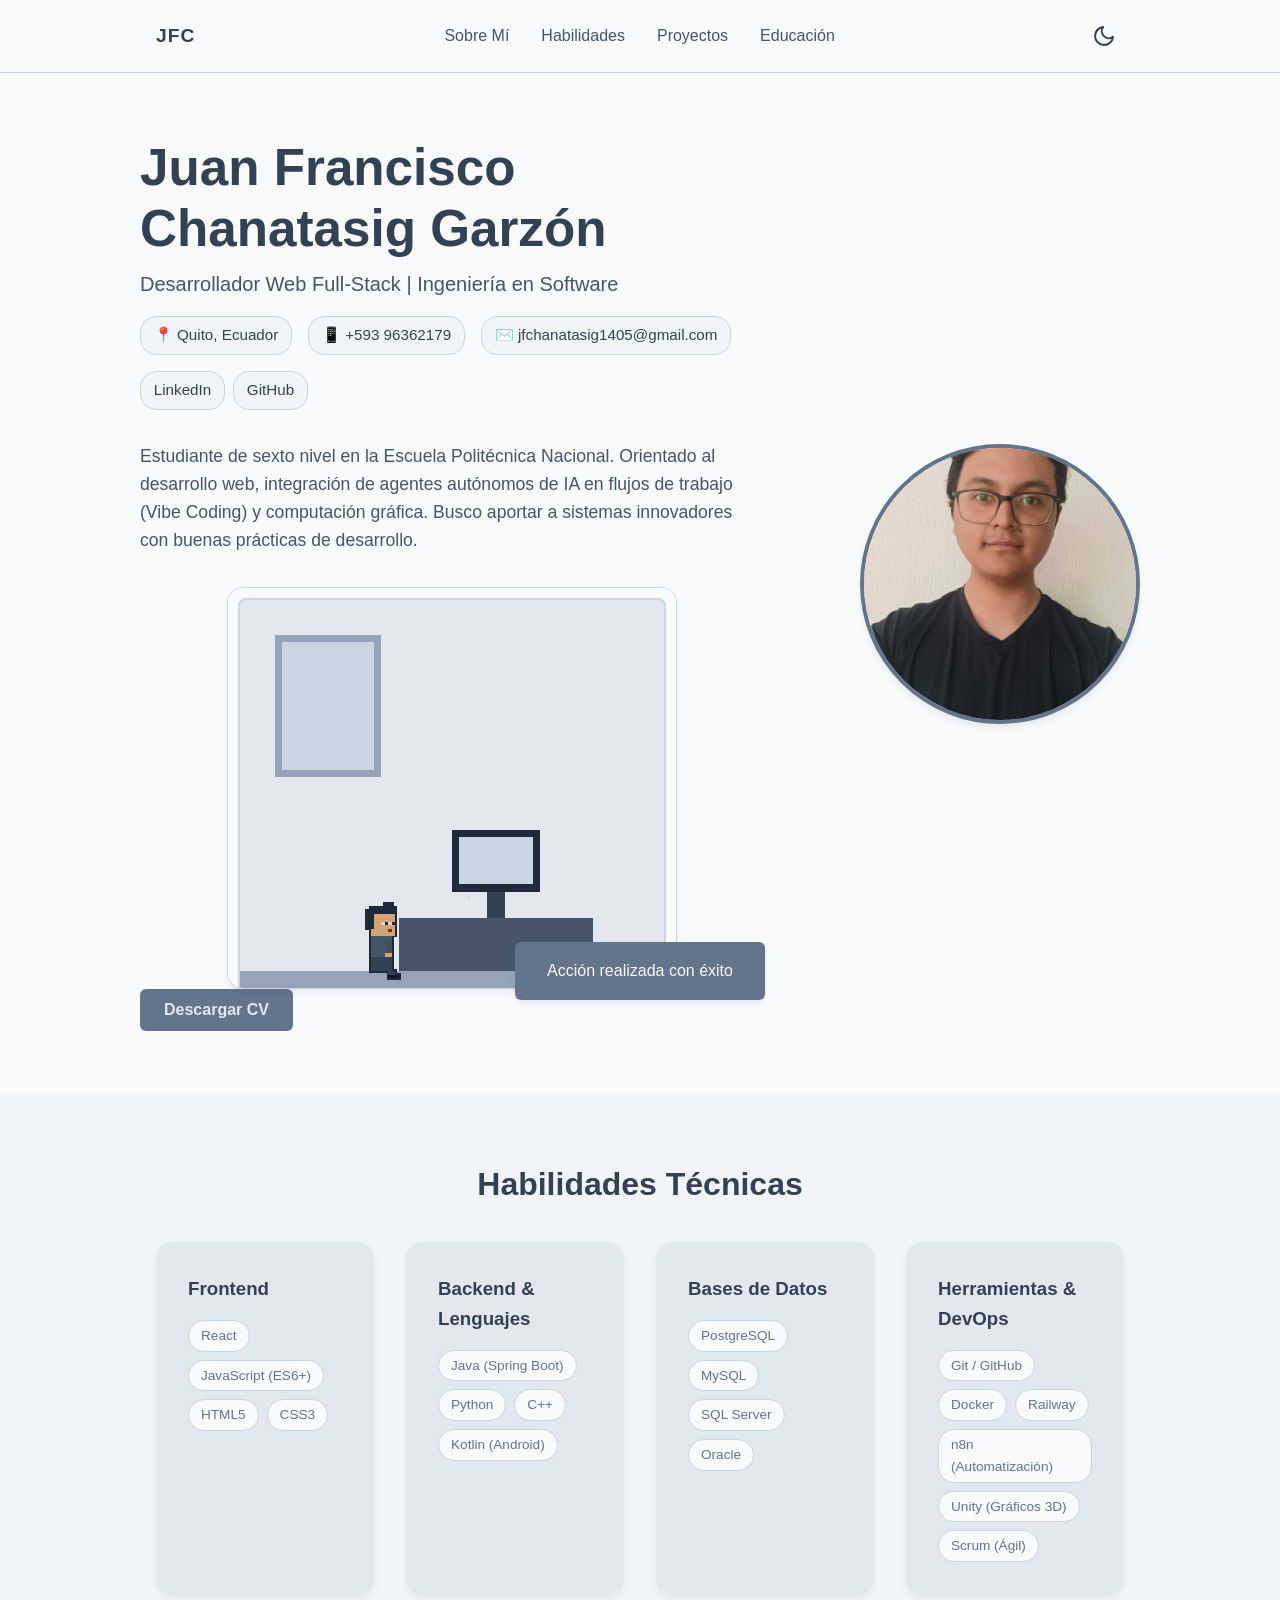
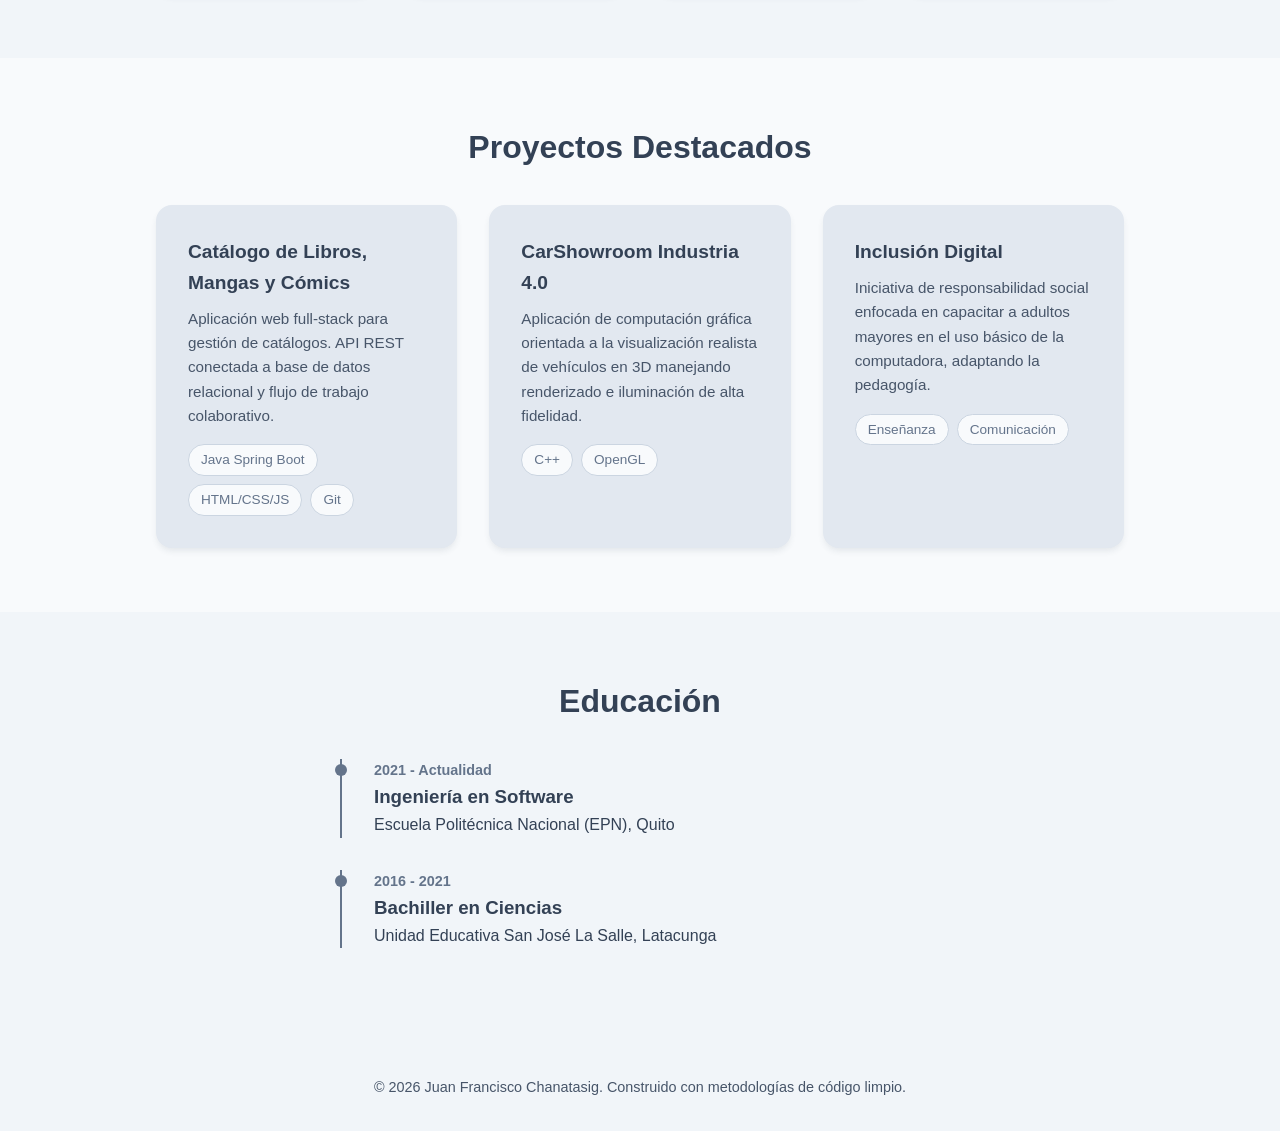
<file: index.html>
<!DOCTYPE html>
<html lang="es" data-theme="light">

<head>
    <meta charset="UTF-8">
    <meta name="viewport" content="width=device-width, initial-scale=1.0">
    <title>Juan Francisco Chanatasig - Portafolio</title>
    <meta name="description"
        content="Portafolio de Juan Francisco Chanatasig, Desarrollador Web Full-Stack y Estudiante de Ingeniería en Software.">
    <link rel="stylesheet" href="css/styles.css">
</head>

<body>
    <!-- Notificación de estado del sistema (Heurística 1) -->
    <div id="toast" class="toast" aria-live="polite">Acción realizada con éxito</div>

    <!-- Navegación consistente y reconocible (Heurística 4 y 6) -->
    <nav class="sticky-nav">
        <div class="nav-container">
            <span class="nav-logo">JFC</span>
            <ul class="nav-links">
                <li><a href="#sobre-mi">Sobre Mí</a></li>
                <li><a href="#habilidades">Habilidades</a></li>
                <li><a href="#proyectos">Proyectos</a></li>
                <li><a href="#educacion">Educación</a></li>
            </ul>
            <!-- Control del usuario (Heurística 3) -->
            <button id="theme-toggle" class="btn-icon" title="Alternar modo claro/oscuro (Heurística 10)">
                <svg id="icon-moon" viewBox="0 0 24 24" fill="none" stroke="currentColor" stroke-width="2"
                    stroke-linecap="round" stroke-linejoin="round" class="icon">
                    <path d="M21 12.79A9 9 0 1 1 11.21 3 7 7 0 0 0 21 12.79z"></path>
                </svg>
            </button>
        </div>
    </nav>

    <!-- Información de contacto altamente visible (Eficiencia - Heurística 7) -->
    <header id="sobre-mi" class="hero section-padding">
        <div class="hero-content fade-in">
            <!-- Espacio para foto circular -->
            <div class="profile-container">
                <!--[cite: 2] -->
                <img src="resources/img/WhatsApp Image 2026-06-20 at 3.01.25 PM.jpeg"
                    alt="Foto de perfil de Juan Francisco" class="profile-img"
                    onerror="this.src='[data-uri]'"
                    title="Juan Chanatasig (Recuperación de errores H9)">
            </div>

            <div class="hero-text">
                <!--[cite: 1] -->
                <h1 class="hero-title">Juan Francisco Chanatasig Garzón</h1>
                <h2 class="hero-subtitle">Desarrollador Web Full-Stack | Ingeniería en Software</h2>

                <div class="contact-info">
                    <span class="contact-item" title="Ubicación">📍 Quito, Ecuador</span>
                    <span class="contact-item" title="Teléfono">📱 +593 96362179</span>
                    <a href="mailto:jfchanatasig1405@gmail.com" class="contact-link" title="Enviar correo">✉️
                        jfchanatasig1405@gmail.com</a>
                    <div class="social-links">
                        <a href="https://linkedin.com/in/juan-francisco-chanatasig-garzón-63aa9b37b" target="_blank"
                            rel="noopener noreferrer" class="contact-link">LinkedIn</a>
                        <a href="https://github.com/JFranGar" target="_blank" rel="noopener noreferrer"
                            class="contact-link">GitHub</a>
                    </div>
                </div>

                <p class="hero-description">
                    Estudiante de sexto nivel en la Escuela Politécnica Nacional. Orientado al desarrollo web,
                    integración de agentes autónomos de IA en flujos de trabajo (Vibe Coding) y computación gráfica.
                    Busco aportar a sistemas innovadores con buenas prácticas de desarrollo.
                </p>
                <!-- Contenedor del Iframe Animado (Añadir debajo del texto descriptivo) -->
                <div class="animation-wrapper fade-in">
                    <!-- El iframe previene errores al separar el código del motor gráfico de tu web principal (Heurística 5) -->
                    <iframe src="animacion.html"
                        title="Animación interactiva mostrando mi proceso de desarrollo (Heurística 10)"
                        class="pixel-frame" frameborder="0"></iframe>
                </div>
                <button id="download-cv" class="btn btn-primary" title="Descargar currículum en formato PDF">Descargar
                    CV</button>
            </div>
        </div>
    </header>

    <main>
        <!-- Habilidades: Diseño estético y minimalista (Heurística 8) -->
        <section id="habilidades" class="section section-alt section-padding">
            <div class="container fade-in">
                <h2 class="section-heading">Habilidades Técnicas</h2>
                <div class="skills-grid">
                    <div class="skill-category">
                        <h3>Frontend</h3>
                        <div class="tags">
                            <span class="tag">React</span>
                            <span class="tag">JavaScript (ES6+)</span>
                            <span class="tag">HTML5</span>
                            <span class="tag">CSS3</span>
                        </div>
                    </div>
                    <div class="skill-category">
                        <h3>Backend & Lenguajes</h3>
                        <div class="tags">
                            <span class="tag">Java (Spring Boot)</span>
                            <span class="tag">Python</span>
                            <span class="tag">C++</span>
                            <span class="tag">Kotlin (Android)</span>
                        </div>
                    </div>
                    <div class="skill-category">
                        <h3>Bases de Datos</h3>
                        <div class="tags">
                            <span class="tag">PostgreSQL</span>
                            <span class="tag">MySQL</span>
                            <span class="tag">SQL Server</span>
                            <span class="tag">Oracle</span>
                        </div>
                    </div>
                    <div class="skill-category">
                        <h3>Herramientas & DevOps</h3>
                        <div class="tags">
                            <span class="tag">Git / GitHub</span>
                            <span class="tag">Docker</span>
                            <span class="tag">Railway</span>
                            <span class="tag">n8n (Automatización)</span>
                            <span class="tag">Unity (Gráficos 3D)</span>
                            <span class="tag">Scrum (Ágil)</span>
                        </div>
                    </div>
                </div>
            </div>
        </section>

        <!-- Proyectos -->
        <section id="proyectos" class="section section-padding">
            <div class="container fade-in">
                <h2 class="section-heading">Proyectos Destacados</h2>
                <div class="projects-grid">
                    <!--[cite: 1] -->
                    <article class="card">
                        <h3 class="card-title">Catálogo de Libros, Mangas y Cómics</h3>
                        <p class="card-text">Aplicación web full-stack para gestión de catálogos. API REST conectada a
                            base de datos relacional y flujo de trabajo colaborativo.</p>
                        <div class="tags card-tags">
                            <span class="tag tag-sm">Java Spring Boot</span>
                            <span class="tag tag-sm">HTML/CSS/JS</span>
                            <span class="tag tag-sm">Git</span>
                        </div>
                    </article>
                    <!--[cite: 1] -->
                    <article class="card">
                        <h3 class="card-title">CarShowroom Industria 4.0</h3>
                        <p class="card-text">Aplicación de computación gráfica orientada a la visualización realista de
                            vehículos en 3D manejando renderizado e iluminación de alta fidelidad.</p>
                        <div class="tags card-tags">
                            <span class="tag tag-sm">C++</span>
                            <span class="tag tag-sm">OpenGL</span>
                        </div>
                    </article>
                    <!--[cite: 1] -->
                    <article class="card">
                        <h3 class="card-title">Inclusión Digital</h3>
                        <p class="card-text">Iniciativa de responsabilidad social enfocada en capacitar a adultos
                            mayores en el uso básico de la computadora, adaptando la pedagogía.</p>
                        <div class="tags card-tags">
                            <span class="tag tag-sm">Enseñanza</span>
                            <span class="tag tag-sm">Comunicación</span>
                        </div>
                    </article>
                </div>
            </div>
        </section>

        <!-- Educación -->
        <section id="educacion" class="section section-alt section-padding">
            <div class="container fade-in">
                <h2 class="section-heading">Educación</h2>
                <div class="timeline">
                    <!--[cite: 1] -->
                    <div class="timeline-item">
                        <div class="timeline-date">2021 - Actualidad</div>
                        <h3 class="timeline-title">Ingeniería en Software</h3>
                        <p class="timeline-org">Escuela Politécnica Nacional (EPN), Quito</p>
                    </div>
                    <!--[cite: 1] -->
                    <div class="timeline-item">
                        <div class="timeline-date">2016 - 2021</div>
                        <h3 class="timeline-title">Bachiller en Ciencias</h3>
                        <p class="timeline-org">Unidad Educativa San José La Salle, Latacunga</p>
                    </div>
                </div>
            </div>
        </section>
    </main>

    <footer class="footer">
        <div class="container">
            <p>© 2026 Juan Francisco Chanatasig. Construido con metodologías de código limpio.</p>
        </div>
    </footer>

    <script src="js/script.js"></script>
</body>

</html>
</file>
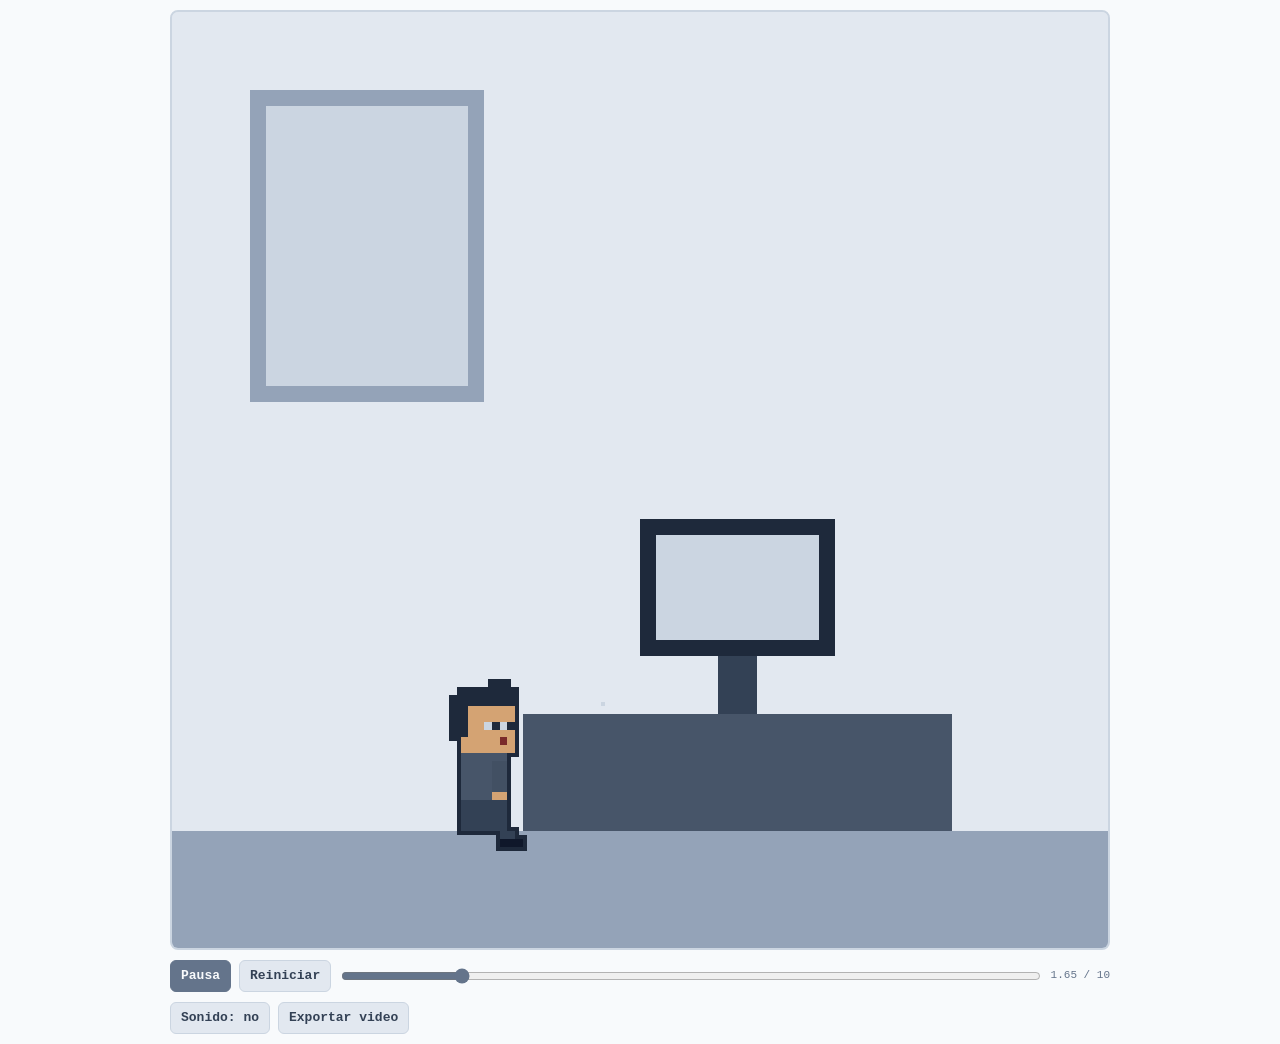
<file: animacion.html>
<!doctype html>
<html lang="es">
<meta charset="utf-8">
<meta name="viewport" content="width=device-width, initial-scale=1">
<title>Pixel World</title>
<style>
  /* Override de colores para cumplir la regla estricta de tonos desaturados */
  :root { --bg: #f8fafc; --panel: #e2e8f0; --edge: #cbd5e1; --text: #334155; --muted: #64748b; --accent: #64748b; }
  @media (prefers-color-scheme: dark) {
    :root { --bg: #121212; --panel: #1e293b; --edge: #334155; --text: #e2e8f0; --muted: #94a3b8; --accent: #475569; }
  }
  * { box-sizing: border-box; }
  body { margin: 0; background: var(--bg); color: var(--text); font: 13px/1.4 ui-monospace, Menlo, Consolas, monospace; overflow: hidden; }
  main { max-width: 960px; margin: 0 auto; padding: 10px; }
  h1 { display: none; } /* Oculto para minimalismo en el iframe */
  canvas { display: block; width: 100%; height: auto; image-rendering: pixelated; border: 2px solid var(--edge); border-radius: 8px; background: #e2e8f0; }
  .bar { display: flex; flex-wrap: wrap; gap: 8px; align-items: center; margin-top: 10px; }
  button { font: inherit; font-weight: 600; color: var(--text); background: var(--panel); border: 1px solid var(--edge); border-radius: 6px; padding: 6px 10px; cursor: pointer; transition: 0.2s; }
  button.on { background: var(--accent); color: #f8fafc; border-color: var(--accent); }
  input[type=range] { flex: 1; min-width: 100px; accent-color: var(--accent); }
  #msg, #time { color: var(--muted); font-size: 11px; }
</style>
<main>
  <h1 id="title"></h1>
  <canvas id="cv"></canvas>
  <div class="bar">
    <button id="play" class="on"></button><button id="reset"></button>
    <input id="scrub" type="range" min="0" step="0.01" aria-label="timeline"><span id="time"></span>
  </div>
  <div class="bar"><button id="sound"></button><button id="rec"></button><span id="msg"></span></div>
</main>
<script>
// =====================================================================================
// 1. CONFIG 
// =====================================================================================
const CONFIG = {
  title: 'Mi Proceso',  
  width: 240, height: 240,  
  duration: 10,             
  loop: true,
  lang: 'es',               
  seed: 42,                  
};

// =====================================================================================
// 2. CORE  (Motor de Pixel World)
// =====================================================================================
const W = CONFIG.width, H = CONFIG.height, DUR = CONFIG.duration;
const PAL = { ink: '#1a1330', white: '#ffffff', cream: '#f3e4c4', yellow: '#ffd23f', orange: '#ff7a3d', red: '#ff3d5a', blue: '#3d8bff', green: '#4fd16b', teal: '#27c4b8', pink: '#ff6fb5', purple: '#9b5cff', sky: '#8fd3ff', steel: '#9aa0b8', night: '#0b1340' };
const clamp = (v, a = 0, b = 1) => Math.min(b, Math.max(a, v));
const lerp = (a, b, p) => a + (b - a) * p;
const seg = (t, a, b) => clamp((t - a) / (b - a));             
const easeOut = p => 1 - (1 - p) * (1 - p), easeInOut = p => (p < 0.5 ? 2 * p * p : 1 - Math.pow(-2 * p + 2, 2) / 2);
const easeBack = p => 1 + 2.9 * Math.pow(p - 1, 3) + 1.9 * Math.pow(p - 1, 2);
const arc = (p, h) => 4 * h * p * (1 - p);                     
const mod = (a, n) => ((a % n) + n) % n;
function rnd(i, seed = 0) { let n = Math.imul(i + 1, 374761393) ^ Math.imul(seed + 7, 668265263); n = Math.imul(n ^ (n >>> 13), 1274126177); return ((n ^ (n >>> 16)) >>> 0) / 4294967296; } 
const hex = c => [1, 3, 5].map(i => parseInt(c.slice(i, i + 2), 16));
const mix = (a, b, p) => '#' + hex(a).map((v, i) => Math.round(lerp(v, hex(b)[i], p)).toString(16).padStart(2, '0')).join('');
function R(ctx, x, y, w, h, c) { ctx.fillStyle = c; ctx.fillRect(Math.round(x), Math.round(y), w, h); }
function disc(ctx, cx, cy, r, c) { ctx.fillStyle = c; for (let dy = -r; dy <= r; dy++) { const w = Math.floor(Math.sqrt(r * r - dy * dy + r * 0.8)); ctx.fillRect(Math.round(cx) - w, Math.round(cy) + dy, w * 2 + 1, 1); } }
function line(ctx, x0, y0, x1, y1, c) { ctx.fillStyle = c; const n = Math.max(Math.abs(x1 - x0), Math.abs(y1 - y0)) | 0; for (let i = 0; i <= n; i++) ctx.fillRect(Math.round(lerp(x0, x1, n ? i / n : 0)), Math.round(lerp(y0, y1, n ? i / n : 0)), 1, 1); }

const FONT = { A: '111101111101101', B: '110101110101110', C: '111100100100111', D: '110101101101110', E: '111100110100111', F: '111100110100100', G: '111100101101111', H: '101101111101101', I: '111010010010111', J: '001001001101111', K: '101101110101101', L: '100100100100111', M: '101111111101101', N: '110101101101101', O: '111101101101111', P: '111101111100100', Q: '111101101111001', R: '111101110101101', S: '111100111001111', T: '111010010010010', U: '101101101101111', V: '101101101101010', W: '101101111111101', X: '101101010101101', Y: '101101010010010', Z: '111001010100111',
  0: '111101101101111', 1: '010110010010111', 2: '111001111100111', 3: '111001111001111', 4: '101101111001001', 5: '111100111001111', 6: '111100111101111', 7: '111001001010010', 8: '111101111101111', 9: '111101111001111',
  '.': '000000000000010', ',': '000000000010100', '!': '010010010000010', '?': '111001011000010', '-': '000000111000000', ':': '000010000010000', '/': '001001010100100', "'": '010010000000000', '"': '101101000000000', '(': '010100100100010', ')': '010001001001010', '+': '000010111010000', '=': '000111000111000', '#': '101111101111101', '%': '101001010100101', '<': '001010100010001', '>': '100010001010100', '@': '0111010001101111011001111', ' ': '000000000000000', '¡': '010000010010010', '¿': '010000010100111', '→': '0010000010111110001000100', '♥': '0101011111111110111000100', '★': '0010001110111110111001010' };
const ACCENT = { 'Á': 'A', 'É': 'E', 'Í': 'I', 'Ó': 'O', 'Ú': 'U', 'Ñ': 'N', 'Ü': 'U' };
const glyph = ch => { const u = ch.toUpperCase(); return FONT[u] || FONT[ACCENT[u]] || FONT[' ']; };
function textWidth(str, s = 1) { let w = 0; for (const ch of str) w += (glyph(ch).length / 5 + 1) * s; return w - s; }
function rawText(ctx, str, x, y, s) {
  for (const ch of str) {
    const g = glyph(ch), gw = g.length / 5, u = ch.toUpperCase();
    for (let r = 0; r < 5; r++) for (let c = 0; c < gw; c++) if (g[r * gw + c] === '1') ctx.fillRect(x + c * s, y + r * s, s, s);
    if (u === 'Ñ') ctx.fillRect(x, y - 2 * s, 3 * s, s); else if (u === 'Ü') { ctx.fillRect(x, y - 2 * s, s, s); ctx.fillRect(x + 2 * s, y - 2 * s, s, s); }
    else if (ACCENT[u]) { ctx.fillRect(x + 2 * s, y - 2 * s, s, s); ctx.fillRect(x + s, y - s, s, s); }
    x += (gw + 1) * s;
  }
}
function drawText(ctx, str, x, y, color, o = {}) {
  const s = o.scale || 1, w = textWidth(str, s);
  x = Math.round(o.align === 'center' ? x - w / 2 : o.align === 'right' ? x - w : x); y = Math.round(y);
  if (o.shadow) { ctx.fillStyle = o.shadow; rawText(ctx, str, x, y + s, s); }
  if (o.outline) { ctx.fillStyle = o.outline; for (const [dx, dy] of [[-1, 0], [1, 0], [0, -1], [0, 1]]) rawText(ctx, str, x + dx, y + dy, s); }
  ctx.fillStyle = color; rawText(ctx, str, x, y, s);
}
const typed = (str, t, t0, cps = 18) => str.slice(0, clamp(Math.floor((t - t0) * cps), 0, str.length)); 
function drawBubble(ctx, x, y, text, t, t0) {
  const w = textWidth(text) + 10;
  R(ctx, x - 1, y - 1, w + 2, 15, PAL.ink); R(ctx, x, y, w, 13, PAL.white); R(ctx, x - 4, y + 13, 5, 3, PAL.ink); R(ctx, x - 3, y + 13, 3, 1, PAL.white);
  drawText(ctx, t === undefined ? text : typed(text, t, t0), x + 5, y + 4, PAL.ink);
}
function drawSparks(ctx, x, y, age, seed, n = 10, dur = 0.45) {        
  if (age < 0 || age > dur) return;
  const p = age / dur;
  for (let i = 0; i < n; i++) { const a = rnd(i, seed) * 6.283, d = easeOut(p) * (10 + rnd(i, seed + 1) * 18); R(ctx, x + Math.cos(a) * d, y + Math.sin(a) * d * 0.8, p < 0.5 ? 2 : 1, p < 0.5 ? 2 : 1, ['#e2e8f0', '#cbd5e1', '#94a3b8'][i % 3]); }
}

function drawSprite(ctx, X, Y, parts, dir = 1, s = 1, look = {}) {
  X = Math.round(X); Y = Math.round(Y);
  const px = (x, w) => (dir === 1 ? X + x * s : X - (x + w) * s), col = c => look[c] || PAL[c] || c, o = Math.max(1, Math.round(s / 2));
  ctx.fillStyle = '#1e293b'; /* Borde oscuro desaturado */
  for (const p of parts) if (p[5] !== 0) ctx.fillRect(px(p[0], p[2]) - o, Y + p[1] * s - o, p[2] * s + 2 * o, p[3] * s + 2 * o);
  for (const p of parts) { ctx.fillStyle = col(p[4]); ctx.fillRect(px(p[0], p[2]), Y + p[1] * s, p[2] * s, p[3] * s); }
}
const LEGS = { stand: [[-3, -4, 2, 3, 'pants'], [0, -4, 2, 3, 'pants'], [-3, -1, 3, 1, 'shoe'], [0, -1, 3, 1, 'shoe']], run1: [[-4, -4, 2, 2, 'pants'], [-5, -2, 2, 1, 'pants'], [-6, -1, 3, 1, 'shoe'], [1, -4, 2, 2, 'pants'], [2, -2, 2, 1, 'pants'], [2, -1, 3, 1, 'shoe']], run2: [[-1, -4, 2, 3, 'pants'], [-1, -1, 3, 1, 'shoe'], [-3, -4, 2, 2, 'pants'], [-5, -3, 3, 1, 'shoe']], tuck: [[-3, -4, 2, 1, 'pants'], [-3, -3, 3, 1, 'shoe'], [1, -4, 2, 1, 'pants'], [1, -3, 3, 1, 'shoe']], lunge: [[-4, -4, 2, 2, 'pants'], [-5, -2, 2, 1, 'pants'], [-6, -1, 3, 1, 'shoe'], [1, -4, 2, 3, 'pants'], [1, -1, 3, 1, 'shoe']], sit: [[-3, -4, 6, 2, 'pants'], [2, -2, 2, 1, 'pants'], [2, -1, 3, 1, 'shoe']] };
const ARMS = { down: { f: [[1, -11, 2, 4, 'sleeve'], [1, -7, 2, 1, 'skin']], h: [2, -7] }, swing1: { b: [[-5, -11, 2, 2, 'sleeve'], [-6, -10, 1, 2, 'skin']], f: [[2, -11, 3, 2, 'sleeve'], [5, -11, 1, 2, 'skin']], h: [5, -10] }, swing2: { f: [[0, -11, 2, 4, 'sleeve'], [-1, -7, 2, 1, 'skin']], h: [0, -7] }, up: { b: [[-5, -15, 2, 4, 'sleeve'], [-5, -16, 2, 1, 'skin']], f: [[2, -15, 2, 4, 'sleeve'], [2, -16, 2, 1, 'skin']], h: [3, -16] }, carry: { b: [[-5, -19, 2, 8, 'sleeve'], [-5, -20, 2, 1, 'skin']], f: [[4, -19, 2, 8, 'sleeve'], [4, -20, 2, 1, 'skin']], h: [0, -21] }, reach: { b: [[-5, -11, 2, 2, 'sleeve']], f: [[2, -11, 4, 2, 'sleeve'], [6, -11, 1, 2, 'skin']], h: [6, -10] }, v: { b: [[-6, -17, 2, 5, 'sleeve'], [-6, -18, 2, 1, 'skin']], f: [[4, -17, 2, 5, 'sleeve'], [4, -18, 2, 1, 'skin']], h: [4, -18] }, wipe: { f: [[2, -14, 2, 3, 'sleeve'], [1, -17, 3, 2, 'skinDk']], h: [2, -17] }, out: { b: [[-5, -12, 2, 2, 'sleeve'], [-6, -13, 1, 2, 'skin']], f: [[3, -12, 2, 2, 'sleeve'], [5, -13, 1, 2, 'skin']], h: [5, -13] }, point: { f: [[2, -12, 5, 2, 'sleeve'], [7, -12, 2, 1, 'skin']], h: [8, -12] }, think: { f: [[1, -12, 2, 3, 'sleeve'], [2, -15, 2, 3, 'skin']], h: [3, -15] }, wave1: { f: [[2, -15, 2, 4, 'sleeve'], [2, -17, 2, 2, 'skin']], h: [3, -17] }, wave2: { f: [[3, -15, 2, 4, 'sleeve'], [4, -17, 2, 2, 'skin']], h: [5, -17] } };
const POSES = { idle: ['stand', 'down'], run_1: ['run1', 'swing1', -1], run_2: ['run2', 'swing2'], walk_1: ['run2', 'swing2'], walk_2: ['stand', 'down'], jump: ['tuck', 'up'], carry: ['stand', 'carry'], catch: ['lunge', 'reach', -1], celebrate: ['stand', 'v', 0, 'open'], lookup: ['stand', 'down', 0, '', 'up'], wipe: ['stand', 'wipe'], freeze: ['stand', 'out', 0, 'o'], point: ['stand', 'point'], think: ['stand', 'think'], wave_1: ['stand', 'wave1', 0, 'open'], wave_2: ['stand', 'wave2', 0, 'open'], sit: ['sit', 'down', 2], talk_1: ['stand', 'down', 0, 'open'], talk_2: ['stand', 'down'] };
const HAIR = { short: [[-3, -20, 7, 2, 'hair'], [-4, -19, 2, 5, 'hair'], [1, -21, 2, 1, 'hair']] };
const HERO = { skin: '#f4c39a', hair: '#7a4524', hairStyle: 'short', shirt: '#f9f0da', pants: '#343a66', shoes: '#1a1330', accent: '#2f9c95', accessories: ['glasses'], size: 1 };
function drawHero(ctx, x, y, pose = 'idle', dir = 1, hero = HERO, size = hero.size || 1) {
  const [lg, am, bob = 0, mouth = '', head = ''] = POSES[pose] || POSES.idle, A = ARMS[am], acc = new Set(hero.accessories || []);
  const sh = p => [p[0], p[1] + bob, p[2], p[3], p[4], p[5]], up = head === 'up' ? -1 : 0;
  const look = { skin: hero.skin, skinDk: mix(hero.skin, '#8a3a2a', 0.22), hair: hero.hair, shirt: hero.shirt, sleeve: mix(hero.shirt, '#1e293b', 0.12), pants: hero.pants, shoe: hero.shoes, accent: hero.accent, glass: '#cbd5e1', mouth: '#7a2a2a' };
  const parts = [...(A.b || []).map(sh), ...LEGS[lg].map(p => (lg === 'sit' ? sh(p) : p)), [-3, -6 + bob, 6, 2, 'pants'], sh([-3, -12, 6, 6, 'shirt']), ...(A.f || []).map(sh), sh([-3, -19, 7, 7, 'skin']), ...(HAIR[hero.hairStyle] || HAIR.short).map(sh)];
  const feat = [...(acc.has('glasses') ? [[0, -16 + up, 4, 1, '#1e293b', 0], [0, -16 + up, 1, 1, 'glass', 0], [2, -16 + up, 1, 1, 'glass', 0]] : [[1, -16 + up, 1, 1, '#1e293b', 0], [3, -16 + up, 1, 1, '#1e293b', 0]]),
    ...(up ? [] : [mouth === 'open' ? [1, -14, 2, 2, 'mouth', 0] : mouth === 'o' ? [2, -14, 1, 2, 'mouth', 0] : [2, -14, 1, 1, 'mouth', 0]])].map(sh);
  drawSprite(ctx, x, y, parts, dir, size, look); drawSprite(ctx, x, y, feat, dir, size, look);
  const hx = dir === 1 ? x + A.h[0] * size : x - (A.h[0] + 1) * size;
  return { hand: [Math.round(hx), Math.round(y + (A.h[1] + bob) * size)], top: Math.round(y + (bob - 21) * size), center: [Math.round(x), Math.round(y + (bob - 10) * size)] };
}
function drawCover(ctx, p, color = '#0f172a') {                         
  if (p <= 0) return; const B = 10; ctx.fillStyle = color;
  for (let by = 0; by < H / B; by++) for (let bx = 0; bx < W / B; bx++) { const s = Math.round(clamp(p * 2 - (bx + by) / (W / B + H / B)) * B / 2) * 2; if (s > 0) ctx.fillRect(bx * B + (B - s) / 2, by * B + (B - s) / 2, s, s); }
}

const Sound = (() => {
  const BEAT = 0.5, EV = [], mtof = m => 440 * Math.pow(2, (m - 69) / 12);
  let ac = null, master, out = null, on = false, anchor = null, schedTo = 0;
  const live = new Set();
  const tone = (t, f, d, type, v, f2) => EV.push({ t, f, d, type, v, f2 }), noise = (t, d, v, hp = 4000) => EV.push({ t, d, v, hp, noise: true });
  const FX = { step: t => noise(t, 0.04, 0.08, 2500), jump: t => tone(t, 330, 0.14, 'square', 0.06, 880), land: t => tone(t, 150, 0.1, 'sine', 0.3, 55), coin: t => { tone(t, 988, 0.06, 'square', 0.06); tone(t + 0.06, 1319, 0.16, 'square', 0.06); }, pop: t => tone(t, 900, 0.09, 'square', 0.06, 200), whoosh: t => noise(t, 0.25, 0.12, 900), bell: t => tone(t, 1568, 0.6, 'sine', 0.12), powerup: t => [72, 76, 79, 84].forEach((m, k) => tone(t + k * 0.06, mtof(m), 0.12, 'square', 0.05)), crash: t => { noise(t, 0.35, 0.25, 300); tone(t, 110, 0.3, 'square', 0.06); }, type: t => { for (let k = 0; k < 8; k++) noise(t + k * 0.055, 0.015, 0.05, 4500); }, blip: t => tone(t, 880, 0.04, 'square', 0.04), alarm: t => [0, 0.25].forEach(d => { tone(t + d, 880, 0.12, 'square', 0.05); tone(t + d + 0.13, 660, 0.12, 'square', 0.05); }), sparkle: t => [96, 100, 103].forEach((m, k) => tone(t + k * 0.04, mtof(m), 0.1, 'triangle', 0.05)), launch: t => { noise(t, 1.1, 0.2, 400); tone(t, 80, 1.1, 'sawtooth', 0.03, 420); } };
  function compose() {
    const root = 57 + (CONFIG.seed * 5) % 12;
    const MOOD = { calm: [[0, 4, 7], [9, 12, 16], [5, 9, 12], [7, 11, 14]], build: [[9, 12, 16], [5, 9, 12], [0, 4, 7], [7, 11, 14]], tension: [[0, 3, 7], [1, 4, 8]], triumph: [[5, 9, 12], [7, 11, 14], [0, 4, 7], [0, 4, 7]] };
    (typeof SCENES !== 'undefined' ? SCENES : []).forEach(sc => {
      const prog = MOOD[sc.mood] || MOOD.build, drums = sc.mood !== 'calm';
      for (let t = sc.start, k = 0; t < sc.end - 0.01; t += BEAT, k++) {
        const ch = prog[Math.floor(k / 2) % prog.length];
        tone(t, mtof(root - 12 + ch[0]), BEAT * 0.8, 'triangle', 0.18);
        ch.concat(ch[0] + 12).forEach((iv, j) => j < 2 && tone(t + j * BEAT / 2, mtof(root + 12 + ch[(k + j) % 3]), BEAT * 0.4, 'square', 0.025));
        if (drums) { if (k % 2 === 0) tone(t, 140, 0.12, 'sine', 0.35, 45); else noise(t, 0.1, 0.12, 1800); noise(t + BEAT / 2, 0.03, 0.04, 7000); }
      }
    });
    (typeof SOUND_CUES !== 'undefined' ? SOUND_CUES : []).forEach(([t, name]) => FX[name] && FX[name](t));
    EV.sort((a, b) => a.t - b.t);
  }
  function play(e, when) {
    const g = ac.createGain(); g.gain.setValueAtTime(e.v, when); g.gain.exponentialRampToValueAtTime(0.0001, when + e.d); g.connect(master);
    let src;
    if (e.noise) { src = ac.createBufferSource(); const b = ac.createBuffer(1, ac.sampleRate * e.d + 1, ac.sampleRate), d = b.getChannelData(0); for (let i = 0; i < d.length; i++) d[i] = rnd(i, 3) * 2 - 1; src.buffer = b; const f = ac.createBiquadFilter(); f.type = 'highpass'; f.frequency.value = e.hp; src.connect(f); f.connect(g); }
    else { src = ac.createOscillator(); src.type = e.type; src.frequency.setValueAtTime(e.f, when); if (e.f2) src.frequency.exponentialRampToValueAtTime(e.f2, when + e.d); src.connect(g); }
    src.start(when); src.stop(when + e.d + 0.02); live.add(src); src.onended = () => live.delete(src);
  }
  const stopAll = () => { live.forEach(s => { try { s.stop(); } catch (err) {} }); live.clear(); anchor = null; };
  return {
    get on() { return on; },
    async enable() { if (!ac) { ac = new (window.AudioContext || window.webkitAudioContext)(); master = ac.createGain(); master.gain.value = 0.6; master.connect(ac.destination); compose(); } await ac.resume(); on = true; anchor = null; },
    disable() { on = false; stopAll(); if (ac) ac.suspend(); },
    time() { return on && anchor !== null ? mod(ac.currentTime - anchor, DUR) : null; },
    update(t, playing) {
      if (!on) return; if (!playing) { if (anchor !== null) stopAll(); return; }
      if (anchor === null) { anchor = ac.currentTime - t; schedTo = t; }
      const T = ac.currentTime - anchor;
      for (; schedTo < T + 0.15; schedTo += 0.05) { const a = schedTo, b = schedTo + 0.05; for (const e of EV) { const k = Math.floor(a / DUR), et = k * DUR + e.t; if (et >= a && et < b && anchor + et >= ac.currentTime) play(e, anchor + et); } }
    },
    resync() { if (anchor !== null) stopAll(); },
    stream() { if (!ac) return null; if (!out) { out = ac.createMediaStreamDestination(); master.connect(out); } return out.stream; },
  };
})();

// =====================================================================================
// 3. MUNDO (Aplicando Colores Slate Desaturados Estrictamente)
// =====================================================================================
Object.assign(HERO, { hairStyle: 'short', hair: '#1e293b', shirt: '#475569', skin: '#d4a373', pants: '#334155', shoes: '#0f172a', accent: '#64748b', accessories: ['glasses'], size: 2 });
const FLOOR = H - 30;

function drawRoom(ctx) {
  // Pared claro desaturado (off-white azulado) y Piso
  R(ctx, 0, 0, W, H, '#e2e8f0'); 
  R(ctx, 0, FLOOR, W, H - FLOOR, '#94a3b8'); 
  
  // Ventana
  R(ctx, 20, 20, 60, 80, '#94a3b8'); // marco
  R(ctx, 24, 24, 52, 72, '#cbd5e1'); // vidrio
  
  // Escritorio
  R(ctx, 90, FLOOR - 30, 110, 30, '#475569');
  
  // Monitor
  R(ctx, 140, FLOOR - 50, 10, 20, '#334155'); // base
  R(ctx, 120, FLOOR - 80, 50, 35, '#1e293b'); // carcasa exterior
}

function scene1(ctx, s) {
  drawRoom(ctx);
  // Pantalla brillando suavemente (blancos rotos)
  const screenColor = (s * 10) % 2 < 1 ? '#cbd5e1' : '#e2e8f0';
  R(ctx, 124, FLOOR - 76, 42, 27, screenColor);
  
  drawHero(ctx, 80, FLOOR, 'sit', 1);
  // Simular tecleo con destellos
  if ((s * 10) % 2 < 1) drawSparks(ctx, 120, FLOOR - 35, 0.1, Math.floor(s*10), 2, 0.2);
}

function scene2(ctx, s) {
  drawRoom(ctx);
  // Pantalla de error (Rojo oscuro ladrillo, nada de neón)
  R(ctx, 124, FLOOR - 76, 42, 27, '#991b1b');
  if (s > 0.2 && s < 2.5) drawText(ctx, 'ERROR', 145, FLOOR - 65, '#f8fafc', { scale: 1, align: 'center' });
  
  if (s < 1) { 
    // Sorpresa
    drawHero(ctx, 75, FLOOR, 'sit', 1);
  } else { 
    // Arreglando a toda velocidad
    drawHero(ctx, 80, FLOOR, 'sit', 1);
    if ((s * 20) % 2 < 1) drawSparks(ctx, 120, FLOOR - 35, 0.1, Math.floor(s*20), 3, 0.2);
  }
}

function scene3(ctx, s) {
  drawRoom(ctx);
  // Pantalla de éxito (Verde pino oscuro y suave)
  R(ctx, 124, FLOOR - 76, 42, 27, '#166534');
  if (s > 0.2) drawText(ctx, 'LISTO', 145, FLOOR - 65, '#f8fafc', { scale: 1, align: 'center' });
  
  // Salto de victoria
  const hop = s < 1 ? arc(seg(s, 0, 0.6), 15) : 0;
  drawHero(ctx, 80, FLOOR - hop, s < 1 ? 'jump' : 'celebrate', 1);
  if (s > 0.5) drawSparks(ctx, 80, FLOOR - 40, s - 0.5, 1, 10, 0.8);
}

const SCENES = [
  { name: 'Codigo', start: 0, end: 4, draw: scene1, mood: 'build' },
  { name: 'Error', start: 4, end: 7, draw: scene2, mood: 'tension' },
  { name: 'Victoria', start: 7, end: 10, draw: scene3, mood: 'triumph' },
];
const CUTS = [4, 7];
const SOUND_CUES = [[0.1, 'type'], [1.5, 'type'], [2.8, 'type'], [4, 'alarm'], [5.2, 'type'], [6.1, 'type'], [7, 'powerup'], [7.5, 'bell']];

// =====================================================================================
// 4. PLAYER
// =====================================================================================
function drawScene(ctx, t) {
  t = mod(t, DUR);
  R(ctx, 0, 0, W, H, '#0f172a');
  const sc = SCENES.find(s => t < s.end) || SCENES[SCENES.length - 1];
  ctx.save(); sc.draw(ctx, t - sc.start); ctx.restore(); ctx.globalAlpha = 1;
  const TR = 0.3, cuts = CONFIG.loop ? [0, ...CUTS, DUR] : CUTS;
  for (const b of cuts) { if (t > b - TR && t <= b && b > 0) drawCover(ctx, (t - (b - TR)) / TR); if (t >= b && t < b + TR && b < DUR) drawCover(ctx, 1 - (t - b) / TR); }
}
(() => {
  const L = { play: 'Reproducir', pause: 'Pausa', reset: 'Reiniciar', son: 'Sonido: sí', soff: 'Sonido: no', rec: 'Exportar video', recing: 'Grabando...', saved: 'Descargado' };
  const $ = id => document.getElementById(id), cv = $('cv'), cx = cv.getContext('2d');
  const buf = document.createElement('canvas'); buf.width = W; buf.height = H; const bx = buf.getContext('2d');
  document.title = CONFIG.title; $('title').textContent = CONFIG.title; $('reset').textContent = L.reset; $('sound').textContent = L.soff; $('rec').textContent = L.rec;
  cv.width = W * 4; cv.height = H * 4; cv.style.maxWidth = '100%'; cv.style.margin = '0 auto';
  $('scrub').max = DUR;
  let t = 0.35, playing = true, last = null, rec = null, prev = 0;
  const render = () => { drawScene(bx, t); cx.imageSmoothingEnabled = false; cx.drawImage(buf, 0, 0, cv.width, cv.height); $('scrub').value = t; $('time').textContent = t.toFixed(2) + ' / ' + DUR; $('play').textContent = playing ? L.pause : L.play; };
  function loop(now) {
    prev = t;
    if (playing) { const at = Sound.time(); t = at !== null ? at : mod(t + (last === null ? 0 : Math.min(0.1, (now - last) / 1000)), DUR); last = now; } else last = null;
    if (!CONFIG.loop && !rec && t < prev && playing) { t = DUR - 0.01; playing = false; }
    Sound.update(t, playing); render();
    if (rec && t < prev && prev > DUR / 2) rec.stop();
    requestAnimationFrame(loop);
  }
  $('play').onclick = () => { playing = !playing; Sound.resync(); };
  $('reset').onclick = () => { t = 0.35; Sound.resync(); };
  $('scrub').oninput = e => { t = +e.target.value; Sound.resync(); render(); };
  cv.onclick = () => $('play').click();
  $('sound').onclick = async () => { if (Sound.on) Sound.disable(); else await Sound.enable(); $('sound').textContent = Sound.on ? L.son : L.soff; $('sound').classList.toggle('on', Sound.on); };
  $('rec').onclick = async () => {                                     
    if (rec || !window.MediaRecorder) return;
    try { await Sound.enable(); $('sound').textContent = L.son; } catch (err) {}
    const stream = cv.captureStream(30), a = Sound.stream(); if (a) a.getAudioTracks().forEach(tr => stream.addTrack(tr));
    const type = ['video/mp4;codecs=avc1.42E01E,mp4a.40.2', 'video/mp4;codecs=avc1,mp4a', 'video/mp4', 'video/webm;codecs=vp9,opus', 'video/webm'].find(m => MediaRecorder.isTypeSupported(m)) || ''; 
    const chunks = []; rec = new MediaRecorder(stream, type ? { mimeType: type, videoBitsPerSecond: 8e6 } : {});
    rec.ondataavailable = e => e.data.size && chunks.push(e.data);
    rec.onstop = () => { const blob = new Blob(chunks, { type: rec.mimeType }), ext = rec.mimeType.includes('mp4') ? 'mp4' : 'webm'; const aEl = document.createElement('a'); aEl.href = URL.createObjectURL(blob); aEl.download = 'portafolio-animacion.' + ext; document.body.appendChild(aEl); aEl.click(); aEl.remove(); rec = null; $('msg').textContent = L.saved + ' (' + ext + ')'; };
    t = 0; playing = true; Sound.resync(); rec.start(250); $('msg').textContent = L.recing;
  };
  render(); requestAnimationFrame(loop);
})();
</script>
</html>
</file>
<file: css/styles.css>
/* ==========================================================================
   Variables y Modos de Color (Estrictamente Desaturados y Suaves)
   PROHIBICIÓN ESTRICTA: No usar #000000, #FFFFFF ni colores saturados.
   ========================================================================== */
:root {
    /* Modo Claro: Blancos opacos y azules pizarra/grisáceos */
    --bg-main: #f8fafc;        /* Off-white muy suave */
    --bg-alt: #f1f5f9;         /* Gris azulado muy claro para contrastar secciones */
    --bg-card: #e2e8f0;        /* Gris pizarra claro para tarjetas */
    --text-main: #334155;      /* Gris oscuro desaturado (No es negro puro) */
    --text-muted: #475569;     /* Gris medio */
    --primary-color: #64748b;  /* Azul pizarra desaturado y elegante */
    --primary-hover: #475569;  
    --border-color: #cbd5e1;
    --shadow: 0 4px 6px -1px rgba(51, 65, 85, 0.1);
    
    /* Espaciados y Tipografía (Principio DRY) */
    --space-sm: 0.5rem;
    --space-md: 1rem;
    --space-lg: 2rem;
    --space-xl: 4rem;
    --radius-sm: 6px;
    --radius-lg: 16px;
    --radius-full: 50%;
    
    font-family: -apple-system, BlinkMacSystemFont, "Segoe UI", Roboto, Helvetica, Arial, sans-serif;
}

[data-theme="dark"] {
    /* Modo Oscuro: Grises profundos garantizando contraste y confort visual */
    --bg-main: #121212;        /* Gris muy oscuro pero no #000000 */
    --bg-alt: #1e293b;         /* Slate oscuro */
    --bg-card: #27354a;        /* Fondo de tarjetas oscuro pero diferenciable */
    --text-main: #e2e8f0;      /* Off-white suave para texto */
    --text-muted: #94a3b8;     /* Slate grisáceo para subtítulos */
    --primary-color: #475569;  /* Slate medio, no brillante ni neón */
    --primary-hover: #64748b;  
    --border-color: #334155;
    --shadow: 0 4px 6px -1px rgba(18, 18, 18, 0.5);
}

/* ==========================================================================
   Resets y Estructura Base
   ========================================================================== */
* {
    box-sizing: border-box;
    margin: 0;
    padding: 0;
}

html {
    scroll-behavior: smooth; /* Interacción: Smooth scrolling requerido */
}

body {
    background-color: var(--bg-main);
    color: var(--text-main);
    line-height: 1.6;
    transition: background-color 0.4s ease, color 0.4s ease;
}

/* Clases Utilitarias (Arquitectura y Reusabilidad) */
.container {
    max-width: 1000px;
    margin: 0 auto;
    padding: 0 var(--space-md);
}

.section-padding {
    padding: var(--space-xl) 0;
}

.section-alt {
    background-color: var(--bg-alt);
}

.section-heading {
    font-size: 2rem;
    margin-bottom: var(--space-lg);
    color: var(--text-main);
    text-align: center;
}

/* ==========================================================================
   Navegación (Sticky - Heurística 6)
   ========================================================================== */
.sticky-nav {
    position: sticky;
    top: 0;
    background-color: var(--bg-main);
    border-bottom: 1px solid var(--border-color);
    z-index: 1000;
    padding: var(--space-md) 0;
    transition: background-color 0.4s ease;
}

.nav-container {
    max-width: 1000px;
    margin: 0 auto;
    padding: 0 var(--space-md);
    display: flex;
    justify-content: space-between;
    align-items: center;
}

.nav-logo {
    font-weight: 700;
    font-size: 1.2rem;
    letter-spacing: 1px;
}

.nav-links {
    display: flex;
    list-style: none;
    gap: var(--space-lg);
}

.nav-links a {
    text-decoration: none;
    color: var(--text-muted);
    font-weight: 500;
    transition: color 0.2s ease;
}

.nav-links a:hover {
    color: var(--text-main);
}

/* ==========================================================================
   Botones
   ========================================================================== */
.btn {
    display: inline-block;
    padding: 0.75rem 1.5rem;
    border: none;
    border-radius: var(--radius-sm);
    font-size: 1rem;
    font-weight: 600;
    cursor: pointer;
    text-decoration: none;
    transition: all 0.3s ease;
}

.btn-primary {
    background-color: var(--primary-color);
    color: #e2e8f0; 
}

.btn-primary:hover {
    background-color: var(--primary-hover);
    transform: translateY(-2px);
}

.btn-icon {
    background: transparent;
    border: none;
    color: var(--text-main);
    cursor: pointer;
    display: flex;
    align-items: center;
    padding: var(--space-sm);
    border-radius: var(--radius-sm);
    transition: background-color 0.2s ease;
}

.btn-icon:hover {
    background-color: var(--bg-alt);
}

.icon {
    width: 24px;
    height: 24px;
}

/* ==========================================================================
   Sección Hero / Contacto Superior (Mobile-First)
   ========================================================================== */
.hero {
    display: flex;
    flex-direction: column;
    align-items: center;
    text-align: center;
    min-height: 80vh;
    justify-content: center;
}

.hero-content {
    max-width: 1000px;
    width: 100%;
    display: flex;
    flex-direction: column; /* Apilado por defecto para celulares */
    align-items: center;
    text-align: center;
    gap: var(--space-lg);
}

.profile-container {
    width: 200px;
    height: 200px;
    border-radius: var(--radius-full);
    overflow: hidden;
    border: 4px solid var(--primary-color);
    box-shadow: var(--shadow);
    flex-shrink: 0;
}

.profile-img {
    width: 100%;
    height: 100%;
    object-fit: cover;
}

.hero-title {
    font-size: 2.5rem;
    margin-bottom: var(--space-sm);
    line-height: 1.2;
}

.hero-subtitle {
    font-size: 1.25rem;
    color: var(--text-muted);
    font-weight: 400;
    margin-bottom: var(--space-md);
}

.contact-info {
    display: flex;
    flex-wrap: wrap;
    justify-content: center; /* Centrado en móviles */
    gap: var(--space-md);
    margin-bottom: var(--space-lg);
}

.contact-item, .contact-link {
    color: var(--text-main);
    text-decoration: none;
    font-size: 0.95rem;
    padding: 0.4rem 0.8rem;
    background-color: var(--bg-alt);
    border-radius: var(--radius-lg);
    border: 1px solid var(--border-color);
    transition: background-color 0.2s ease;
}

.contact-link:hover {
    background-color: var(--primary-color);
    color: var(--bg-main);
}

.social-links {
    display: flex;
    gap: var(--space-sm);
}

.hero-description {
    font-size: 1.1rem;
    color: var(--text-muted);
    max-width: 600px;
    margin-bottom: var(--space-lg);
}

/* ==========================================================================
   Grillas y Tarjetas (DRY & Reusabilidad)
   ========================================================================== */
.skills-grid, .projects-grid {
    display: grid;
    grid-template-columns: repeat(auto-fit, minmax(250px, 1fr));
    gap: var(--space-lg);
}

.card, .skill-category {
    background-color: var(--bg-card);
    padding: var(--space-lg);
    border-radius: var(--radius-lg);
    box-shadow: var(--shadow);
    transition: transform 0.3s ease, box-shadow 0.3s ease;
}

.card:hover {
    transform: translateY(-5px);
    box-shadow: 0 10px 15px -3px rgba(0, 0, 0, 0.1);
}

.card-title {
    margin-bottom: var(--space-sm);
    font-size: 1.2rem;
}

.card-text {
    color: var(--text-muted);
    margin-bottom: var(--space-md);
    font-size: 0.95rem;
}

.tags {
    display: flex;
    flex-wrap: wrap;
    gap: var(--space-sm);
    margin-top: var(--space-md);
}

.tag {
    background-color: var(--bg-main);
    color: var(--primary-color);
    padding: 0.25rem 0.75rem;
    border-radius: var(--radius-lg);
    font-size: 0.85rem;
    font-weight: 500;
    border: 1px solid var(--border-color);
}

/* ==========================================================================
   Línea de Tiempo (Educación)
   ========================================================================== */
.timeline {
    max-width: 600px;
    margin: 0 auto;
}

.timeline-item {
    padding-left: var(--space-lg);
    border-left: 2px solid var(--primary-color);
    position: relative;
    margin-bottom: var(--space-lg);
}

.timeline-item::before {
    content: '';
    position: absolute;
    left: -7px;
    top: 5px;
    width: 12px;
    height: 12px;
    border-radius: var(--radius-full);
    background-color: var(--primary-color);
}

.timeline-date {
    font-size: 0.9rem;
    color: var(--primary-color);
    font-weight: 600;
}

/* ==========================================================================
   Contenedor de Animación Pixel Art (Incrustado)
   ========================================================================== */
.animation-wrapper {
    margin-top: var(--space-lg);
    width: 100%;
    max-width: 450px;
    margin-left: auto;
    margin-right: auto;
    border-radius: var(--radius-lg);
    overflow: hidden;
    background-color: var(--bg-alt);
    border: 1px solid var(--border-color);
    box-shadow: var(--shadow);
    transition: box-shadow 0.3s ease;
}

.animation-wrapper:hover {
    box-shadow: 0 10px 25px -5px rgba(51, 65, 85, 0.2);
}

.pixel-frame {
    width: 100%;
    height: 400px; /* Altura para el iframe cuadrado + barra de control */
    background-color: transparent;
    display: block;
}

/* ==========================================================================
   Animaciones Fluidas e Interactivas
   ========================================================================== */
.fade-in {
    opacity: 0;
    transform: translateY(20px);
    transition: opacity 0.7s ease-out, transform 0.7s ease-out;
}

.fade-in.visible {
    opacity: 1;
    transform: translateY(0);
}

/* ==========================================================================
   Toast de Retroalimentación (Heurística 1)
   ========================================================================== */
.toast {
    position: fixed;
    bottom: -100px;
    left: 50%;
    transform: translateX(-50%);
    background-color: var(--primary-color);
    color: var(--bg-main);
    padding: var(--space-md) var(--space-lg);
    border-radius: var(--radius-sm);
    box-shadow: var(--shadow);
    transition: bottom 0.4s cubic-bezier(0.68, -0.55, 0.265, 1.55);
    z-index: 2000;
}

.toast.show {
    bottom: 20px;
}

/* ==========================================================================
   Footer
   ========================================================================== */
.footer {
    text-align: center;
    padding: var(--space-lg);
    background-color: var(--bg-alt);
    color: var(--text-muted);
    font-size: 0.9rem;
}

/* ==========================================================================
   MEDIA QUERIES - DISEÑO RESPONSIVO Y ESTRUCTURA
   ========================================================================== */

/* Escritorios y Tablets Grandes */
@media (min-width: 768px) {
    .nav-links {
        display: flex; 
    }

    /* Hero pasa a fila (Lado a Lado) */
    .hero-content {
        flex-direction: row-reverse; /* Foto a la derecha, Texto a la izq */
        text-align: left;
        justify-content: space-between;
    }

    .profile-container {
        width: 280px;
        height: 280px;
        margin-left: var(--space-xl);
    }

    .contact-info {
        justify-content: flex-start;
    }

    .hero-title {
        font-size: 3.2rem;
    }

    .hero-description {
        margin-left: 0;
        margin-right: auto;
    }
}

/* Monitores Extra Anchos */
@media (min-width: 1024px) {
    .skills-grid {
        grid-template-columns: repeat(4, 1fr);
    }
    
    .projects-grid {
        grid-template-columns: repeat(3, 1fr);
    }
}

/* Celulares Pequeños (Reglas adicionales) */
@media (max-width: 767px) {
    .nav-links {
        display: none; /* Minimalismo en móviles (Heurística 8) */
    }
    
    .hero-title {
        font-size: 2.2rem;
    }
    
    .profile-container {
        width: 180px;
        height: 180px;
    }
}
</file>
